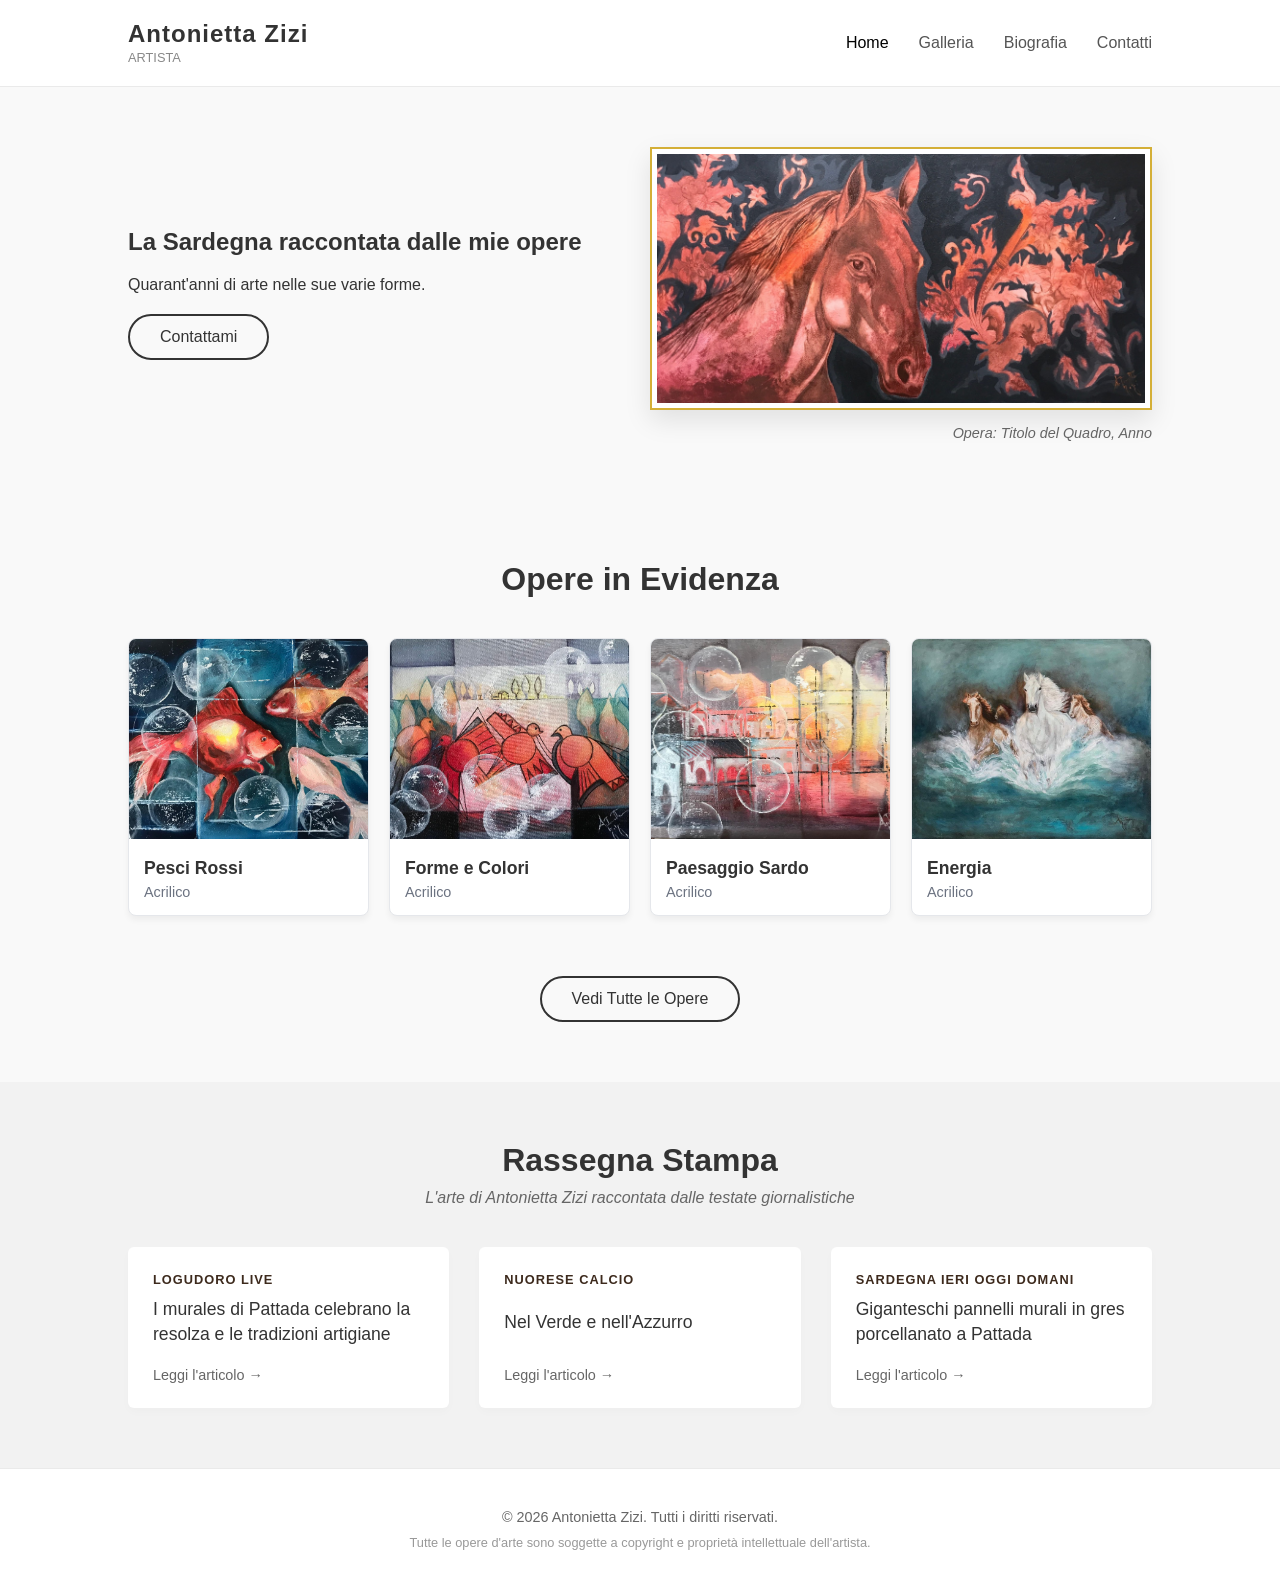
<file: index.html>
<!DOCTYPE html>
<html lang="it">
<head>
    <meta charset="UTF-8">
    <meta name="viewport" content="width=device-width, initial-scale=1.0">
    <title>Antonietta Zizi</title>
    <link rel="stylesheet" href="./style.css">
</head>
<body>
    <header class="navbar">
        <div class="logo">
            <h1>Antonietta Zizi</h1>
            <span class="subtitle">Artista</span> 
        </div>
  
        <nav>
            <ul class="nav-links">
                <li><a href="./index.html" class="active">Home</a></li>
                <li><a href="./gallery.html">Galleria</a></li>
                <li><a href="./biography.html">Biografia</a></li>
                <li><a href="./contacts.html">Contatti</a></li>
            </ul>
        </nav>
    </header>
    
    <div class="hero">
        <div class="hero-left">
            <h2>La Sardegna raccontata dalle mie opere</h2>
            <p>Quarant'anni di arte nelle sue varie forme.</p>
            <!-- Niente più tag <button>, solo un link truccato -->
            <a href="./contacts.html" class="btn-secondary">Contattami</a>
        </div>

       <div class="hero-right">
            <div class="img-container">
                <img class="sardinian_horse" src="./images/sardinian_horse.jpg" alt="Dipinto di Antonietta Zizi raffigurante un cavallo tra decorazioni sarde">
                <span class="zoom-icon">🔍</span>
            </div>
            <p class="img-caption">Opera: Titolo del Quadro, Anno</p>
        </div>
    </div>

    <section class="gallery-section">
    
        <h2>Opere in Evidenza</h2>
    
        <div class="cards-container">
        
            <div class="card">
                <img src="./images/sardinian_fishes.JPG" alt="Dipinto con pesci rossi" class="card-img">
                <div class="card-info">
                    <h3>Pesci Rossi</h3>
                    <p>Acrilico</p>
                </div>
            </div>

            <div class="card">
                <img src="./images/gallinelle.JPG" alt="Dipinto geometrico con uccelli" class="card-img">
                <div class="card-info">
                    <h3>Forme e Colori</h3>
                    <p>Acrilico</p>
                </div>
            </div>

            <div class="card">
                <img src="./images/city_of_dreams_sardinia.JPG" alt="Dipinto paesaggio sardo" class="card-img">
                <div class="card-info">
                    <h3>Paesaggio Sardo</h3>
                    <p>Acrilico</p>
                </div>
            </div>

            <div class="card">
                <img src="./images/water_horses.jpg" alt="Dipinto cavalli nel mare sardo" class="card-img">
                <div class="card-info">
                    <h3>Energia</h3>
                    <p>Acrilico</p>
                </div>
            </div>

        </div>
    </section>
    <div class="gallery-shortcut">
        <a href="./gallery.html" class="btn-secondary">Vedi Tutte le Opere</a>
    </div>

    <section class="press-section">
        <h2>Rassegna Stampa</h2>
        <p class="press-subtitle">L'arte di Antonietta Zizi raccontata dalle testate giornalistiche</p>
    
        <div class="press-container">
        
            <a href="https://www.logudorolive.it/pattada-celebra-la-resolza-e-le-tradizioni-artigiane-locali-con-i-murales-di-antonietta-zizi/" target="_blank" rel="noopener noreferrer" class="press-card">
                <span class="press-source">Logudoro Live</span>
                <h3>I murales di Pattada celebrano la resolza e le tradizioni artigiane</h3>
                <span class="press-link">Leggi l'articolo &rarr;</span>
            </a>

            <a href="https://www.nuoresecalcio.biz/nel-verde-e-nellazzurro/" target="_blank" rel="noopener noreferrer" class="press-card">
                <span class="press-source">Nuorese Calcio</span>
                <h3>Nel Verde e nell'Azzurro</h3>
                <span class="press-link">Leggi l'articolo &rarr;</span>
            </a>

            <a href="https://www.sardegnaierioggidomani.com/arte/pattada-realizzati-dallartista-antonietta-zizi-giganteschi-pannelli-murali-in-gres-porcellanato-per-esaltare-la-distintiva-resolza-e-le-tradizioni-artigiane/" target="_blank" rel="noopener noreferrer" class="press-card">
                <span class="press-source">Sardegna Ieri Oggi Domani</span>
                <h3>Giganteschi pannelli murali in gres porcellanato a Pattada</h3>
                <span class="press-link">Leggi l'articolo &rarr;</span>
            </a>

        </div>
    </section>

    <footer class="site-footer">
        <p>&copy; 2026 Antonietta Zizi. Tutti i diritti riservati.</p>
        <p class="footer-warning">Tutte le opere d'arte sono soggette a copyright e proprietà intellettuale dell'artista.</p>
    </footer>
</body>
</html>
</file>
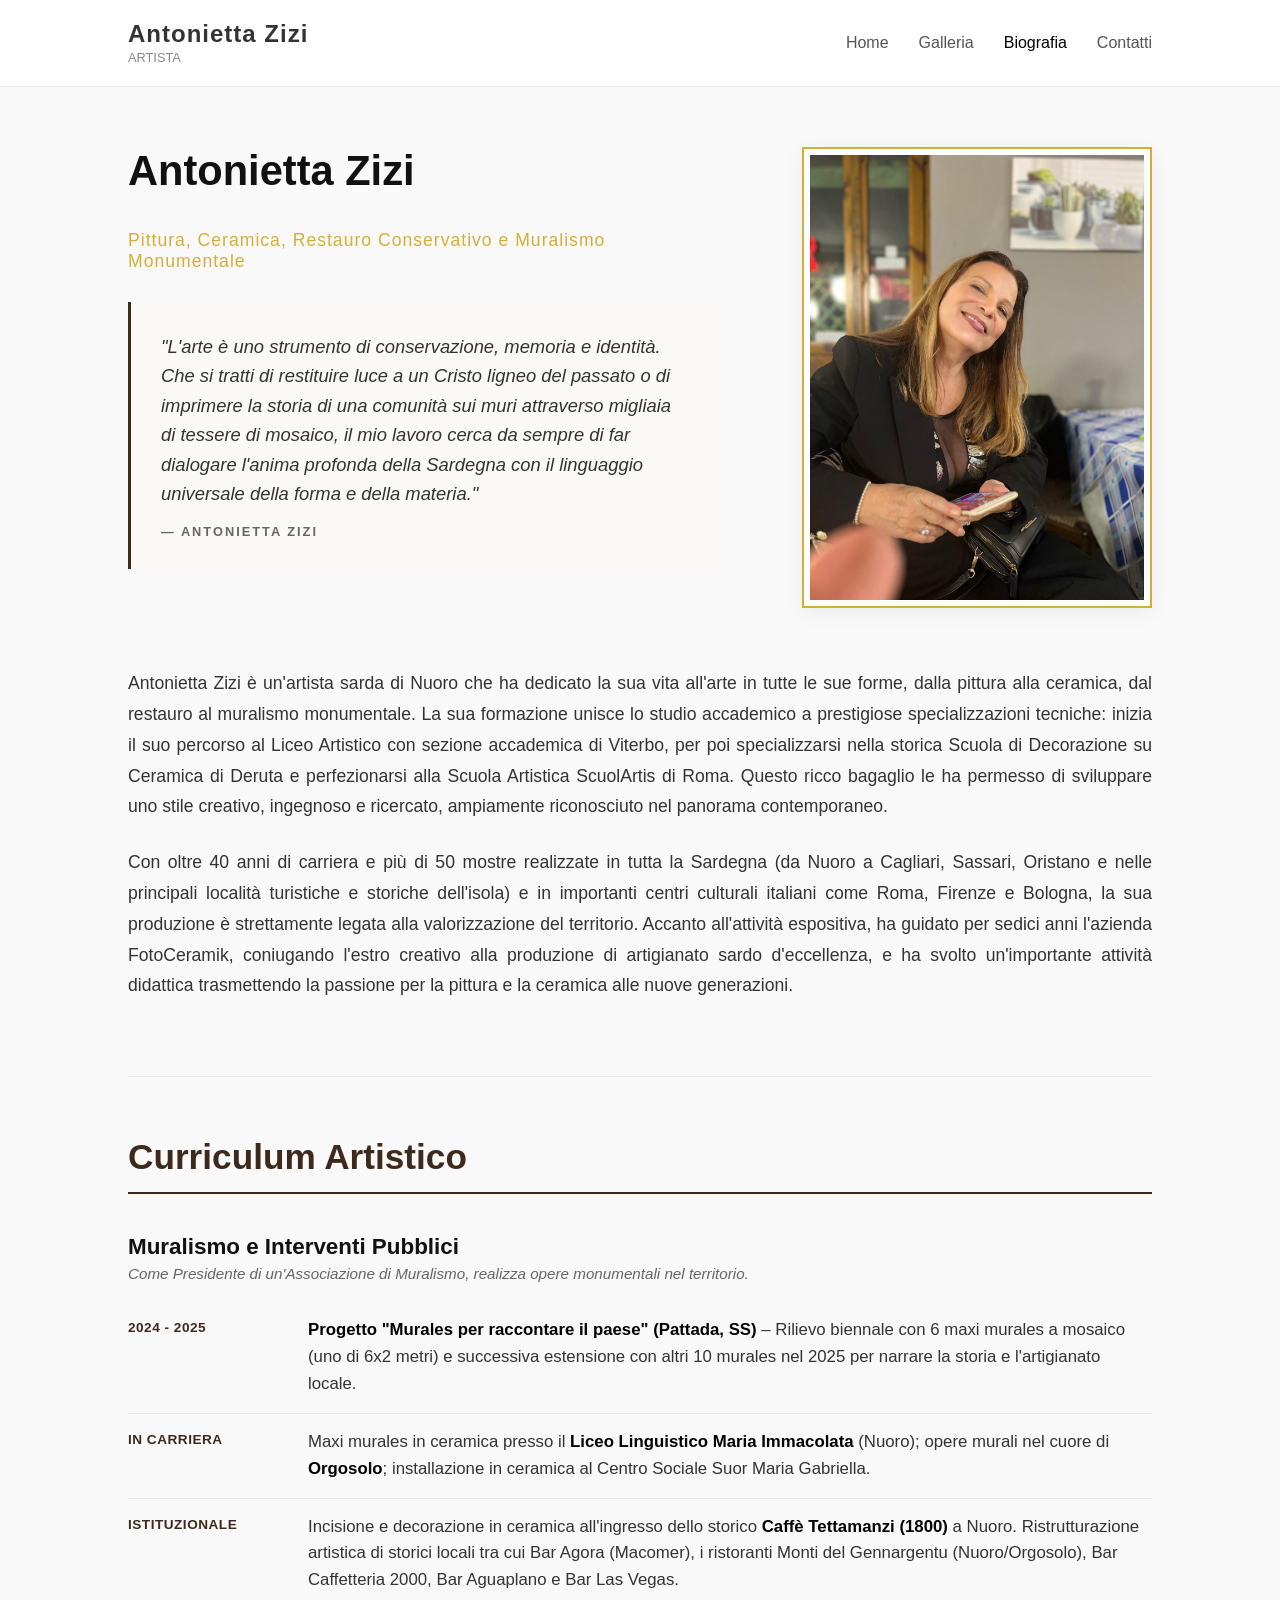
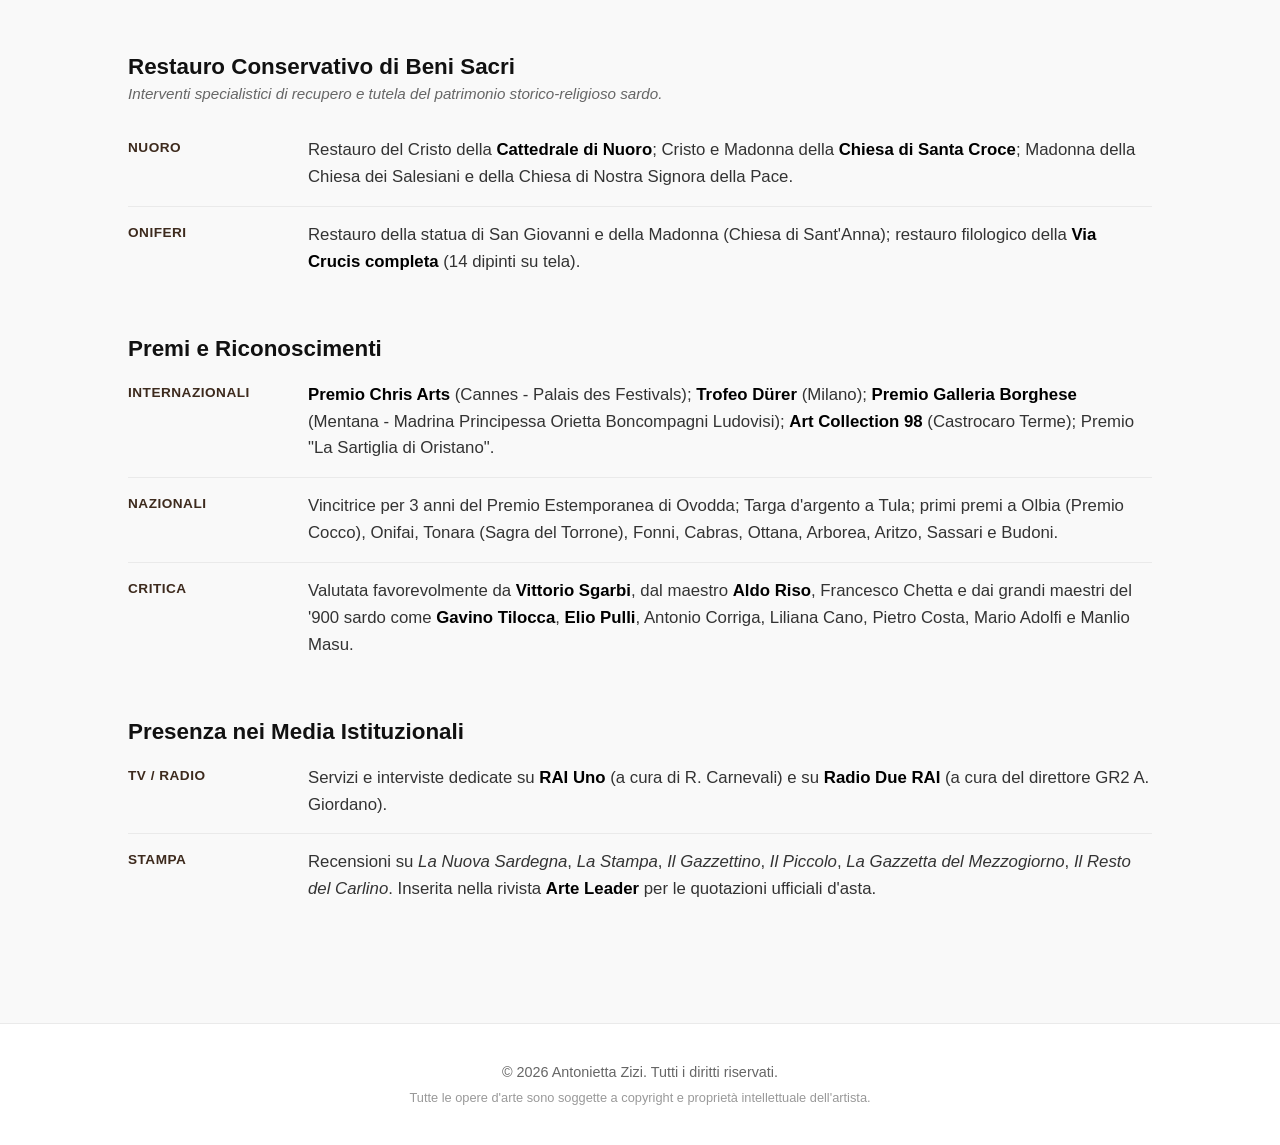
<file: biography.html>
<!DOCTYPE html>
<html lang="it">
<head>
    <meta charset="UTF-8">
    <meta name="viewport" content="width=device-width, initial-scale=1.0">
    <title>Biografia - Antonietta Zizi</title>
    <link rel="stylesheet" href="./style.css">
</head>
<body>
    <header class="navbar">
        <div class="logo">
            <h1>Antonietta Zizi</h1>
            <span class="subtitle">Artista</span> 
        </div>
  
        <nav>
            <ul class="nav-links">
                <li><a href="./index.html">Home</a></li>
                <li><a href="./gallery.html">Galleria</a></li>
                <li><a href="./biography.html" class="active">Biografia</a></li>
                <li><a href="./contacts.html">Contatti</a></li>
            </ul>
        </nav>
    </header>

    <div class="page-container">

        <section class="bio-hero-section">
            <div class="bio-hero-text">
                <h2>Antonietta Zizi</h2>
                <p class="bio-subtitle-lead">Pittura, Ceramica, Restauro Conservativo e Muralismo Monumentale</p>
                
                <div class="hero-statement">
                    <blockquote>
                        "L'arte è uno strumento di conservazione, memoria e identità. Che si tratti di restituire luce a un Cristo ligneo del passato o di imprimere la storia di una comunità sui muri attraverso migliaia di tessere di mosaico, il mio lavoro cerca da sempre di far dialogare l'anima profonda della Sardegna con il linguaggio universale della forma e della materia."
                    </blockquote>
                    <p class="statement-author">— Antonietta Zizi</p>
                </div>
            </div>
            
            <div class="bio-hero-image">
                <div class="img-container">
                    <img src="./images/antoziz.JPG" alt="Ritratto dell'artista Antonietta Zizi">
                </div>
            </div>
        </section>

        <section class="bio-narrative-section">
            <p class="bio-paragraph">
                Antonietta Zizi è un'artista sarda di Nuoro che ha dedicato la sua vita all'arte in tutte le sue forme, dalla pittura alla ceramica, dal restauro al muralismo monumentale. La sua formazione unisce lo studio accademico a prestigiose specializzazioni tecniche: inizia il suo percorso al Liceo Artistico con sezione accademica di Viterbo, per poi specializzarsi nella storica Scuola di Decorazione su Ceramica di Deruta e perfezionarsi alla Scuola Artistica ScuolArtis di Roma. Questo ricco bagaglio le ha permesso di sviluppare uno stile creativo, ingegnoso e ricercato, ampiamente riconosciuto nel panorama contemporaneo.
            </p>
            <p class="bio-paragraph">
                Con oltre 40 anni di carriera e più di 50 mostre realizzate in tutta la Sardegna (da Nuoro a Cagliari, Sassari, Oristano e nelle principali località turistiche e storiche dell'isola) e in importanti centri culturali italiani come Roma, Firenze e Bologna, la sua produzione è strettamente legata alla valorizzazione del territorio. Accanto all'attività espositiva, ha guidato per sedici anni l'azienda FotoCeramik, coniugando l'estro creativo alla produzione di artigianato sardo d'eccellenza, e ha svolto un'importante attività didattica trasmettendo la passione per la pittura e la ceramica alle nuove generazioni.
            </p>
        </section>

        <section class="cv-section">
            <h2>Curriculum Artistico</h2>
            
            <div class="cv-category">
                <h3>Muralismo e Interventi Pubblici</h3>
                <p class="cv-subtitle">Come Presidente di un'Associazione di Muralismo, realizza opere monumentali nel territorio.</p>
                <ul class="cv-list">
                    <li>
                        <span class="cv-date">2024 - 2025</span>
                        <span class="cv-detail"><strong>Progetto "Murales per raccontare il paese" (Pattada, SS)</strong> – Rilievo biennale con 6 maxi murales a mosaico (uno di 6x2 metri) e successiva estensione con altri 10 murales nel 2025 per narrare la storia e l'artigianato locale.</span>
                    </li>
                    <li>
                        <span class="cv-date">In carriera</span>
                        <span class="cv-detail">Maxi murales in ceramica presso il <strong>Liceo Linguistico Maria Immacolata</strong> (Nuoro); opere murali nel cuore di <strong>Orgosolo</strong>; installazione in ceramica al Centro Sociale Suor Maria Gabriella.</span>
                    </li>
                    <li>
                        <span class="cv-date">Istituzionale</span>
                        <span class="cv-detail">Incisione e decorazione in ceramica all'ingresso dello storico <strong>Caffè Tettamanzi (1800)</strong> a Nuoro. Ristrutturazione artistica di storici locali tra cui Bar Agora (Macomer), i ristoranti Monti del Gennargentu (Nuoro/Orgosolo), Bar Caffetteria 2000, Bar Aguaplano e Bar Las Vegas.</span>
                    </li>
                </ul>
            </div>

            <div class="cv-category">
                <h3>Restauro Conservativo di Beni Sacri</h3>
                <p class="cv-subtitle">Interventi specialistici di recupero e tutela del patrimonio storico-religioso sardo.</p>
                <ul class="cv-list">
                    <li>
                        <span class="cv-date">Nuoro</span>
                        <span class="cv-detail">Restauro del Cristo della <strong>Cattedrale di Nuoro</strong>; Cristo e Madonna della <strong>Chiesa di Santa Croce</strong>; Madonna della Chiesa dei Salesiani e della Chiesa di Nostra Signora della Pace.</span>
                    </li>
                    <li>
                        <span class="cv-date">Oniferi</span>
                        <span class="cv-detail">Restauro della statua di San Giovanni e della Madonna (Chiesa di Sant'Anna); restauro filologico della <strong>Via Crucis completa</strong> (14 dipinti su tela).</span>
                    </li>
                </ul>
            </div>

            <div class="cv-category">
                <h3>Premi e Riconoscimenti</h3>
                <ul class="cv-list">
                    <li>
                        <span class="cv-date">Internazionali</span>
                        <span class="cv-detail"><strong>Premio Chris Arts</strong> (Cannes - Palais des Festivals); <strong>Trofeo Dürer</strong> (Milano); <strong>Premio Galleria Borghese</strong> (Mentana - Madrina Principessa Orietta Boncompagni Ludovisi); <strong>Art Collection 98</strong> (Castrocaro Terme); Premio "La Sartiglia di Oristano".</span>
                    </li>
                    <li>
                        <span class="cv-date">Nazionali</span>
                        <span class="cv-detail">Vincitrice per 3 anni del Premio Estemporanea di Ovodda; Targa d'argento a Tula; primi premi a Olbia (Premio Cocco), Onifai, Tonara (Sagra del Torrone), Fonni, Cabras, Ottana, Arborea, Aritzo, Sassari e Budoni.</span>
                    </li>
                    <li>
                        <span class="cv-date">Critica</span>
                        <span class="cv-detail">Valutata favorevolmente da <strong>Vittorio Sgarbi</strong>, dal maestro <strong>Aldo Riso</strong>, Francesco Chetta e dai grandi maestri del '900 sardo come <strong>Gavino Tilocca</strong>, <strong>Elio Pulli</strong>, Antonio Corriga, Liliana Cano, Pietro Costa, Mario Adolfi e Manlio Masu.</span>
                    </li>
                </ul>
            </div>

            <div class="cv-category">
                <h3>Presenza nei Media Istituzionali</h3>
                <ul class="cv-list">
                    <li>
                        <span class="cv-date">TV / Radio</span>
                        <span class="cv-detail">Servizi e interviste dedicate su <strong>RAI Uno</strong> (a cura di R. Carnevali) e su <strong>Radio Due RAI</strong> (a cura del direttore GR2 A. Giordano).</span>
                    </li>
                    <li>
                        <span class="cv-date">Stampa</span>
                        <span class="cv-detail">Recensioni su <em>La Nuova Sardegna</em>, <em>La Stampa</em>, <em>Il Gazzettino</em>, <em>Il Piccolo</em>, <em>La Gazzetta del Mezzogiorno</em>, <em>Il Resto del Carlino</em>. Inserita nella rivista <strong>Arte Leader</strong> per le quotazioni ufficiali d'asta.</span>
                    </li>
                </ul>
            </div>
        </section>

    </div>

    <footer class="site-footer">
        <p>&copy; 2026 Antonietta Zizi. Tutti i diritti riservati.</p>
        <p class="footer-warning">Tutte le opere d'arte sono soggette a copyright e proprietà intellettuale dell'artista.</p>
    </footer>
</body>
</html>
</file>
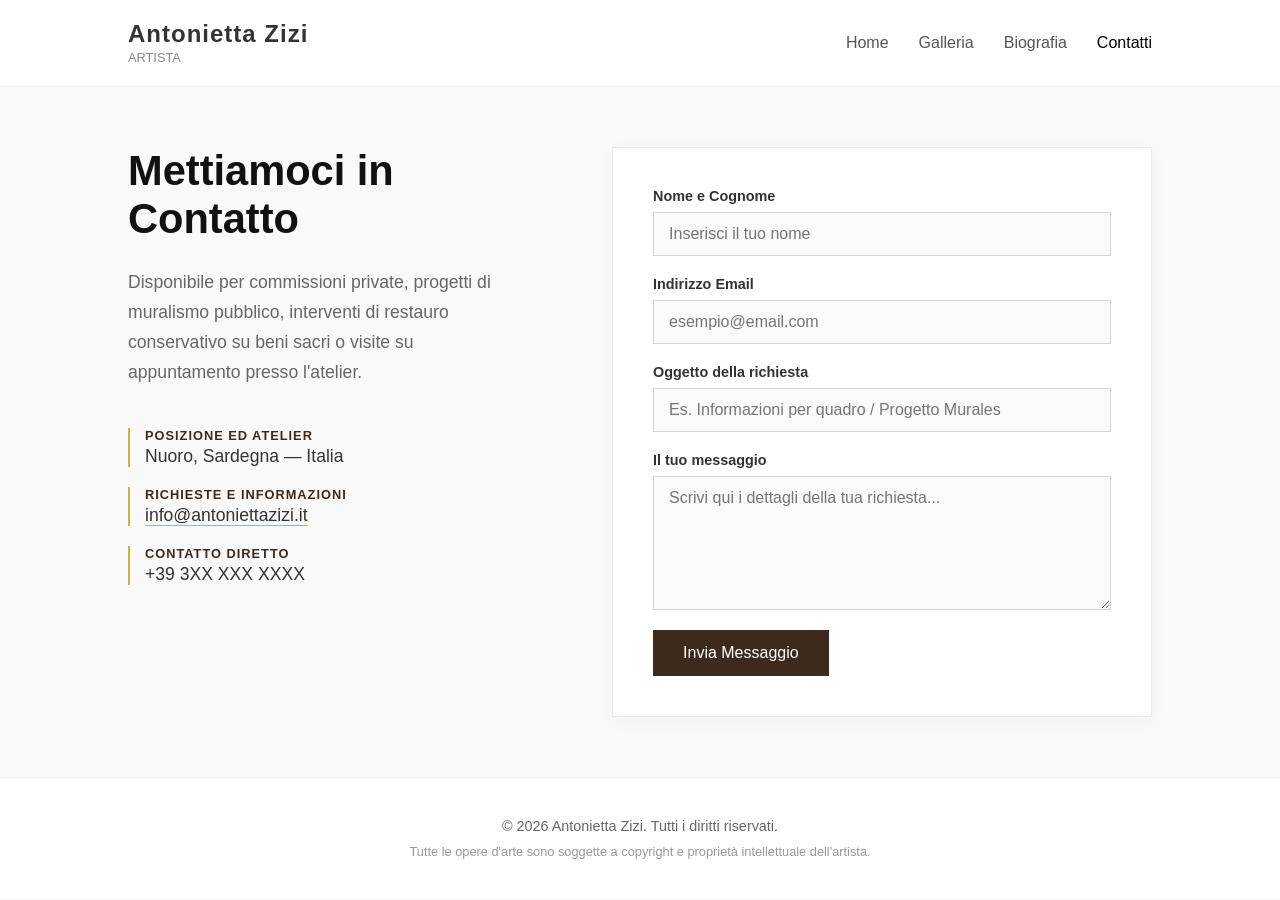
<file: contacts.html>
<!DOCTYPE html>
<html lang="it">
<head>
    <meta charset="UTF-8">
    <meta name="viewport" content="width=device-width, initial-scale=1.0">
    <title>Contatti - Antonietta Zizi</title>
    <link rel="stylesheet" href="./style.css">
</head>
<body>
    <header class="navbar">
        <div class="logo">
            <h1>Antonietta Zizi</h1>
            <span class="subtitle">Artista</span> 
        </div>
  
        <nav>
            <ul class="nav-links">
                <li><a href="./index.html">Home</a></li>
                <li><a href="./gallery.html">Galleria</a></li>
                <li><a href="./biography.html">Biografia</a></li>
                <li><a href="./contacts.html" class="active">Contatti</a></li>
            </ul>
        </nav>
    </header>

    <div class="page-container">
        
        <section class="contacts-wrapper">
            
            <div class="contacts-info">
                <h2>Mettiamoci in Contatto</h2>
                <p class="contacts-lead">
                    Disponibile per commissioni private, progetti di muralismo pubblico, interventi di restauro conservativo su beni sacri o visite su appuntamento presso l'atelier.
                </p>
                
                <div class="info-blocks-container">
                    <div class="info-block">
                        <span class="info-label">Posizione ed Atelier</span>
                        <p class="info-value">Nuoro, Sardegna — Italia</p>
                    </div>
                    
                    <div class="info-block">
                        <span class="info-label">Richieste e Informazioni</span>
                        <p class="info-value"><a href="mailto:info@antoniettazizi.it">info@antoniettazizi.it</a></p>
                    </div>
                    
                    <div class="info-block">
                        <span class="info-label">Contatto Diretto</span>
                        <p class="info-value">+39 3XX XXX XXXX</p> 
                    </div>
                </div>
            </div>
            
            <div class="contacts-form-box">
                <form action="#" method="POST" class="art-form">
                    <div class="form-group">
                        <label for="name">Nome e Cognome</label>
                        <input type="text" id="name" name="name" placeholder="Inserisci il tuo nome" required>
                    </div>
                    
                    <div class="form-group">
                        <label for="email">Indirizzo Email</label>
                        <input type="email" id="email" name="email" placeholder="esempio@email.com" required>
                    </div>

                    <div class="form-group">
                        <label for="subject">Oggetto della richiesta</label>
                        <input type="text" id="subject" name="subject" placeholder="Es. Informazioni per quadro / Progetto Murales">
                    </div>
                    
                    <div class="form-group">
                        <label for="message">Il tuo messaggio</label>
                        <textarea id="message" name="message" rows="6" placeholder="Scrivi qui i dettagli della tua richiesta..." required></textarea>
                    </div>
                    
                    <button type="submit" class="btn-submit">Invia Messaggio</button>
                </form>
            </div>

        </section>

    </div>

    <footer class="site-footer">
        <p>&copy; 2026 Antonietta Zizi. Tutti i diritti riservati.</p>
        <p class="footer-warning">Tutte le opere d'arte sono soggette a copyright e proprietà intellettuale dell'artista.</p>
    </footer>
</body>
</html>
</file>
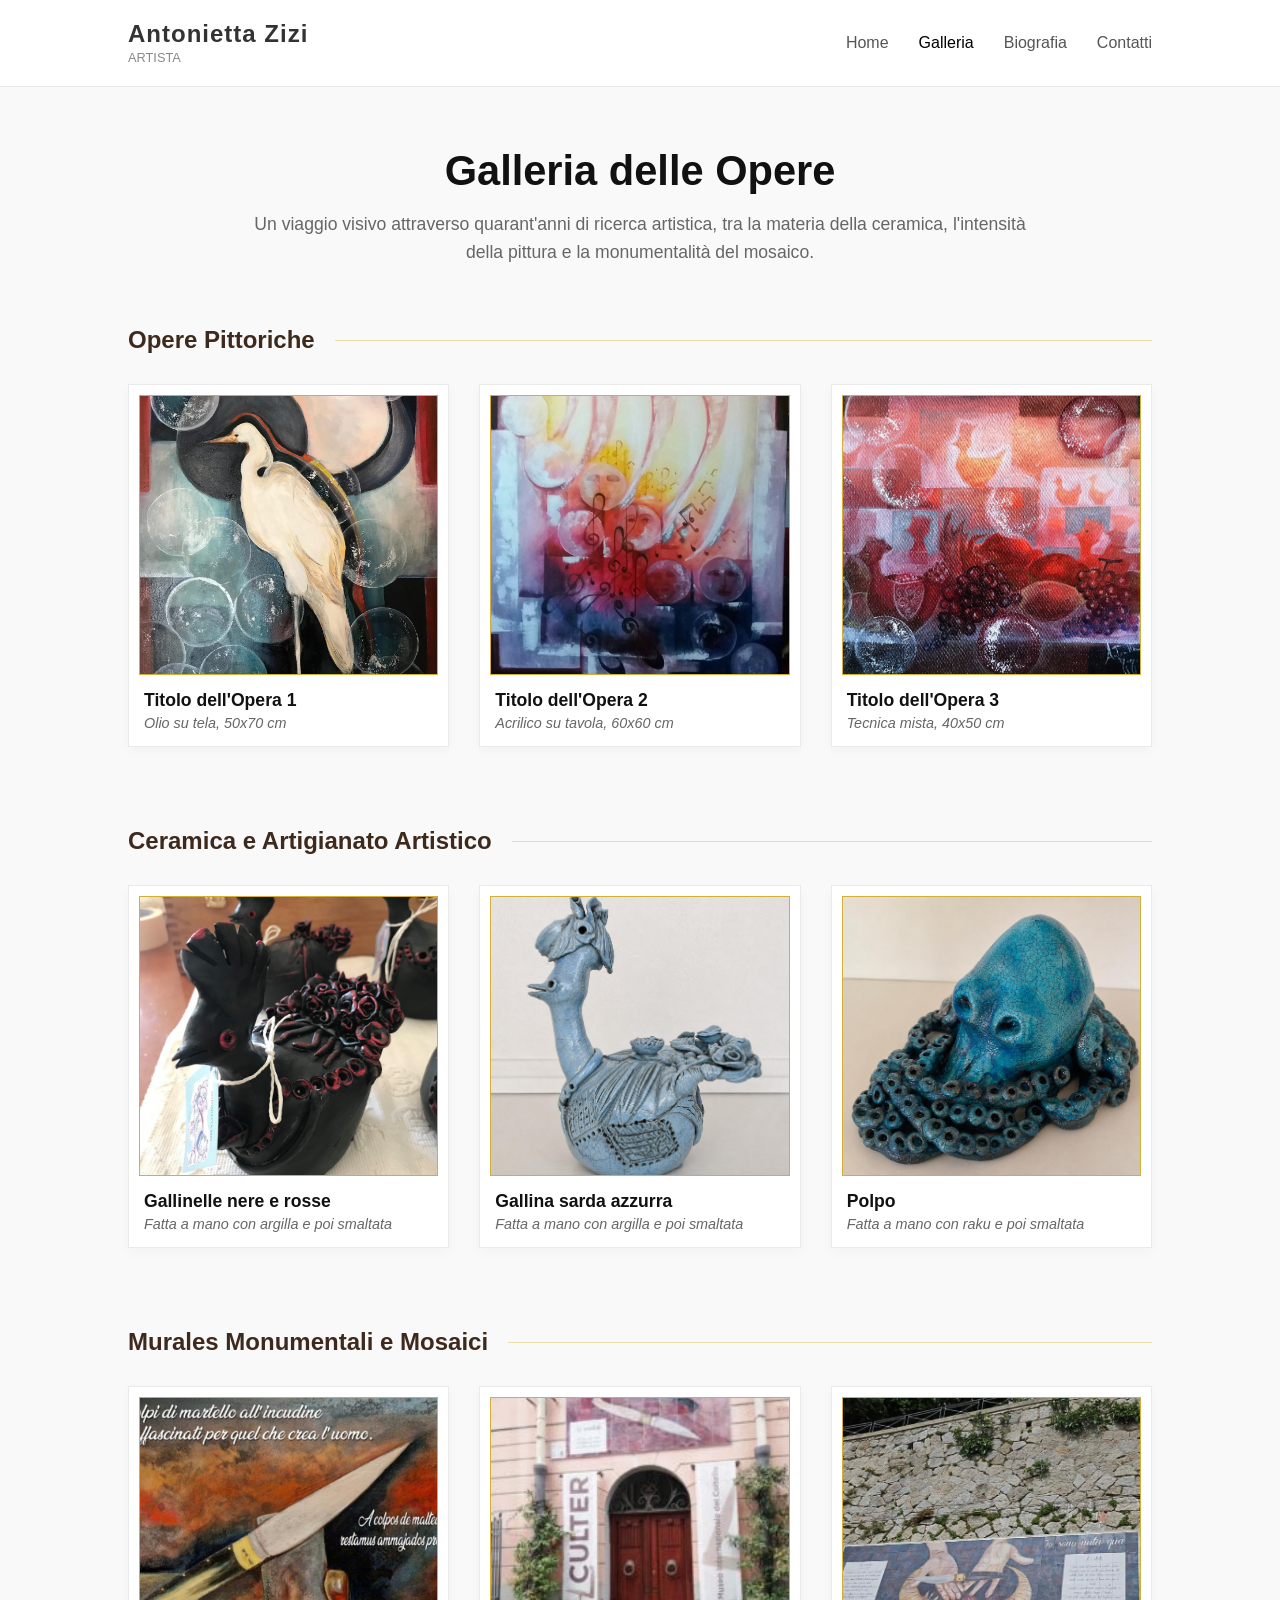
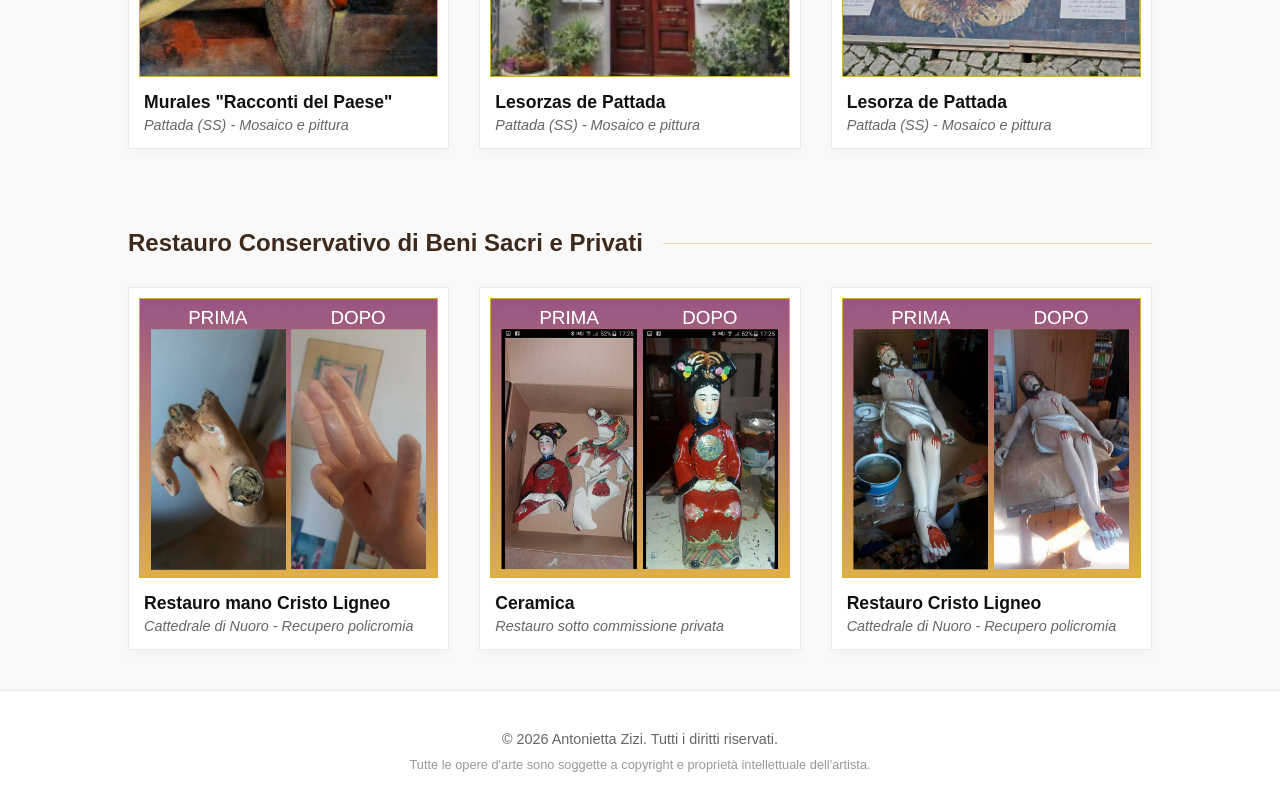
<file: gallery.html>
<!DOCTYPE html>
<html lang="it">
<head>
    <meta charset="UTF-8">
    <meta name="viewport" content="width=device-width, initial-scale=1.0">
    <title>Galleria Opere - Antonietta Zizi</title>
    <link rel="stylesheet" href="./style.css">
</head>
<body>
    <header class="navbar">
        <div class="logo">
            <h1>Antonietta Zizi</h1>
            <span class="subtitle">Artista</span> 
        </div>
  
        <nav>
            <ul class="nav-links">
                <li><a href="./index.html">Home</a></li>
                <li><a href="./gallery.html" class="active">Galleria</a></li>
                <li><a href="./biography.html">Biografia</a></li>
                <li><a href="./contacts.html">Contatti</a></li>
            </ul>
        </nav>
    </header>

    <!-- Contenitore globale allineato al 10% come il resto del sito -->
    <div class="page-container">
        
        <section class="gallery-intro">
            <h2>Galleria delle Opere</h2>
            <p class="gallery-lead">Un viaggio visivo attraverso quarant'anni di ricerca artistica, tra la materia della ceramica, l'intensità della pittura e la monumentalità del mosaico.</p>
        </section>

        <!-- ==========================================================================
           CATEGORIA 1: PITTURA
           ========================================================================== -->
        <section class="gallery-category-block">
            <div class="category-header">
                <h3>Opere Pittoriche</h3>
                <span class="category-line"></span>
            </div>
            
            <div class="gallery-grid">
                <!-- Opera 1 -->
                <div class="gallery-item">
                    <div class="art-img-box">
                        <img src="./images/quadri/34.JPG" alt="Titolo Opera Pittura 1">
                        <div class="art-overlay">
                            <span class="art-zoom-text">Vedi Dettaglio</span>
                        </div>
                    </div>
                    <div class="art-details">
                        <h4>Titolo dell'Opera 1</h4>
                        <p class="art-meta">Olio su tela, 50x70 cm</p>
                    </div>
                </div>

                <!-- Opera 2 -->
                <div class="gallery-item">
                    <div class="art-img-box">
                        <img src="./images/quadri/81.jpg" alt="Titolo Opera Pittura 2">
                        <div class="art-overlay">
                            <span class="art-zoom-text">Vedi Dettaglio</span>
                        </div>
                    </div>
                    <div class="art-details">
                        <h4>Titolo dell'Opera 2</h4>
                        <p class="art-meta">Acrilico su tavola, 60x60 cm</p>
                    </div>
                </div>

                <!-- Opera 3 -->
                <div class="gallery-item">
                    <div class="art-img-box">
                        <img src="./images/quadri/83.jpg" alt="Titolo Opera Pittura 3">
                        <div class="art-overlay">
                            <span class="art-zoom-text">Vedi Dettaglio</span>
                        </div>
                    </div>
                    <div class="art-details">
                        <h4>Titolo dell'Opera 3</h4>
                        <p class="art-meta">Tecnica mista, 40x50 cm</p>
                    </div>
                </div>
            </div>
        </section>

        <!-- ==========================================================================
           CATEGORIA 2: CERAMICA d'ARTE
           ========================================================================== -->
        <section class="gallery-category-block">
            <div class="category-header">
                <h3>Ceramica e Artigianato Artistico</h3>
                <span class="category-line"></span>
            </div>
            
            <div class="gallery-grid">
                <!-- Opera 4 -->
                <div class="gallery-item">
                    <div class="art-img-box">
                        <img src="./images/ceramiche/41.jpg" alt="Titolo Opera Ceramica 1">
                        <div class="art-overlay">
                            <span class="art-zoom-text">Vedi Dettaglio</span>
                        </div>
                    </div>
                    <div class="art-details">
                        <h4>Gallinelle nere e rosse</h4>
                        <p class="art-meta">Fatta a mano con argilla e poi smaltata</p>
                    </div>
                </div>

                <!-- Opera 5 -->
                <div class="gallery-item">
                    <div class="art-img-box">
                        <img src="./images/ceramiche/5.JPG" alt="Titolo Opera Ceramica 2">
                        <div class="art-overlay">
                            <span class="art-zoom-text">Vedi Dettaglio</span>
                        </div>
                    </div>
                    <div class="art-details">
                        <h4>Gallina sarda azzurra</h4>
                        <p class="art-meta">Fatta a mano con argilla e poi smaltata</p>
                    </div>
                </div>

                <!-- Opera 6 -->
                <div class="gallery-item">
                    <div class="art-img-box">
                        <img src="./images/ceramiche/33.JPG" alt="Titolo Opera Ceramica 3">
                        <div class="art-overlay">
                            <span class="art-zoom-text">Vedi Dettaglio</span>
                        </div>
                    </div>
                    <div class="art-details">
                        <h4>Polpo</h4>
                        <p class="art-meta">Fatta a mano con raku e poi smaltata</p>
                    </div>
                </div>
            </div>
        </section>

        <!-- ==========================================================================
           CATEGORIA 3: MURALISMO E MOSAICI
           ========================================================================== -->
        <section class="gallery-category-block">
            <div class="category-header">
                <h3>Murales Monumentali e Mosaici</h3>
                <span class="category-line"></span>
            </div>
            
            <div class="gallery-grid">
                <!-- Opera 7 -->
                <div class="gallery-item">
                    <div class="art-img-box">
                        <img src="./images/mosaici/22.JPG" alt="Murales Pattada">
                        <div class="art-overlay">
                            <span class="art-zoom-text">Vedi Dettaglio</span>
                        </div>
                    </div>
                    <div class="art-details">
                        <h4>Murales "Racconti del Paese"</h4>
                        <p class="art-meta">Pattada (SS) - Mosaico e pittura</p>
                    </div>
                </div>

                <!-- Opera 8 -->
                <div class="gallery-item">
                    <div class="art-img-box">
                        <img src="./images/mosaici/86.jpg" alt="Murales Orgosolo">
                        <div class="art-overlay">
                            <span class="art-zoom-text">Vedi Dettaglio</span>
                        </div>
                    </div>
                    <div class="art-details">
                        <h4>Lesorzas de Pattada</h4>
                        <p class="art-meta">Pattada (SS) - Mosaico e pittura</p>
                    </div>
                </div>

                <!-- Opera 9 -->
                <div class="gallery-item">
                    <div class="art-img-box">
                        <img src="./images/mosaici/87.jpg" alt="Caffè Tettamanzi">
                        <div class="art-overlay">
                            <span class="art-zoom-text">Vedi Dettaglio</span>
                        </div>
                    </div>
                    <div class="art-details">
                        <h4>Lesorza de Pattada</h4>
                        <p class="art-meta">Pattada (SS) - Mosaico e pittura</p>
                    </div>
                </div>
            </div>
        </section>
        <section class="gallery-category-block">
            <div class="category-header">
                <h3>Restauro Conservativo di Beni Sacri e Privati</h3>
                <span class="category-line"></span>
            </div>
            
            <div class="gallery-grid">
                <div class="gallery-item">
                    <div class="art-img-box">
                        <img src="./images/restauro/Confronto_prima_e_dopo_affiancato.png" alt="Restauro Statua Cattedrale">
                        <div class="art-overlay">
                            <span class="art-zoom-text">Vedi Dettaglio</span>
                        </div>
                    </div>
                    <div class="art-details">
                        <h4>Restauro mano Cristo Ligneo</h4>
                        <p class="art-meta">Cattedrale di Nuoro - Recupero policromia</p>
                    </div>
                </div>

                <div class="gallery-item">
                    <div class="art-img-box">
                        <img src="./images/restauro/Confronto_prima_e_dopo_affiancato2.png" alt="Restauro Via Crucis">
                        <div class="art-overlay">
                            <span class="art-zoom-text">Vedi Dettaglio</span>
                        </div>
                    </div>
                    <div class="art-details">
                        <h4>Ceramica</h4>
                        <p class="art-meta">Restauro sotto commissione privata</p>
                    </div>
                </div>

                <div class="gallery-item">
                    <div class="art-img-box">
                        <img src="./images/restauro/Confronto_prima_e_dopo_affiancato3.png" alt="Restauro Madonna Santa Croce">
                        <div class="art-overlay">
                            <span class="art-zoom-text">Vedi Dettaglio</span>
                        </div>
                    </div>
                    <div class="art-details">
                        <h4>Restauro Cristo Ligneo</h4>
                        <p class="art-meta">Cattedrale di Nuoro - Recupero policromia</p>
                    </div>
                </div>
            </div>
        </section>
    </div>

    <footer class="site-footer">
        <p>&copy; 2026 Antonietta Zizi. Tutti i diritti riservati.</p>
        <p class="footer-warning">Tutte le opere d'arte sono soggette a copyright e proprietà intellettuale dell'artista.</p>
    </footer>
</body>
</html>
</file>
<file: style.css>
/* Reset base */
* {
  margin: 0;
  padding: 0;
  box-sizing: border-box;
}

body {
  font-family: sans-serif; /* Mantenuto il font originale di sistema */
  background-color: #f9f9f9; /* Sfondo leggermente off-white, molto pulito */
  color: #333333;
}

/* Struttura Navbar */
.navbar {
  display: flex;
  justify-content: space-between;
  align-items: center;
  padding: 20px 10%; /* 10% di spazio ai lati per non far attaccare il testo ai bordi dello schermo */
  background-color: #ffffff;
  border-bottom: 1px solid #eaeaea; /* Una linea sottile ed elegante sotto la nav */
}

.logo h1 {
  font-size: 1.5rem;
  font-weight: 600;
  letter-spacing: 1px;
}

.logo .subtitle {
  font-size: 0.8rem;
  color: #888888;
  text-transform: uppercase;
}

/* Link di navigazione */
.nav-links {
  display: flex;
  list-style: none;
  gap: 30px; /* Spazio fisso tra un link e l'altro */
}

.nav-links a {
  text-decoration: none;
  color: #555555;
  font-weight: 500;
  transition: color 0.3s ease;
}

/* Effetto quando passi sopra con il mouse o se la pagina è attiva */
.nav-links a:hover,
.nav-links a.active {
  color: #000000; /* Il testo diventa nero pieno */
}

/* Sezione Hero principale */
.hero {
  display: flex;
  justify-content: space-between;
  align-items: center;
  padding: 60px 10%;
  gap: 20px;
}

.hero-left {
  flex: 1;
  display: flex;
  flex-direction: column;   /* Dispone gli elementi in verticale (titolo, poi testo, poi bottone) */
  justify-content: center;  /* Centra verticalmente tutto il blocco rispetto all'immagine di destra */
  gap: 20px;                /* Gestisce lo spazio tra gli elementi in modo perfetto */
}

.hero-left, .hero-right {
  flex: 1;
}

.hero-right {
  display: flex;
  flex-direction: column;   /* Mette quadro e didascalia uno sotto l'altro */
  align-items: flex-end;    /* Spinge entrambi gli elementi verso il bordo destro della pagina */
}

/* Fallback grafico per la fase di sviluppo wireframe */
.image-placeholder {
  width: 100%;
  height: 400px; /* Un'altezza fissa per ora, così lo vedi bene */
  background-color: #e0e0e0; /* Un grigio neutro da wireframe */
  border-radius: 4px; /* Un pizzico di smussatura agli angoli che fa sempre figura */
  margin-bottom: 10px; /* Stacca l'immagine dalla didascalia sotto */
}

/* Questo serve solo a tenere il bottone della Hero allineato a sinistra */
.hero-left .btn-secondary {
  align-self: flex-start;
}

.img-caption {
  font-style: italic;
  color: #666666;
  font-size: 0.9rem;
  margin-top: 15px; /* Crea un elegante stacco tra la cornice e il testo dell'opera */
}

.sardinian_horse {
  width: 100%;        /* Prende tutta la larghezza della sua scatola genitore */
  max-width: 550px;   /* Ma non supera mai i 550px per non diventare gigante */
  height: auto;       /* Mantiene le proporzioni perfette */
  display: block;     /* Evita piccoli spazi vuoti fastidiosi sotto l'immagine */
  
  /* L'effetto cornice dorata (Bordo + Spazio Bianco + Ombra) */
  border: 2px solid #d4af37;   /* Linea color oro */
  padding: 5px;                /* Effetto passpartout bianco */
  background-color: #ffffff;   /* Sfondo del passpartout */
  box-shadow: 0 10px 25px rgba(0, 0, 0, 0.1); /* Ombra morbida sotto il quadro */
}

/* --- EFFETTO LENTE D'INGRANDIMENTO --- */

/* La scatola che fa da ancora per la lente */
.img-container {
  position: relative;
  display: inline-block; /* Si stringe attorno alla foto */
}

/* Stile della lente (inizialmente nascosta) */
.zoom-icon {
  position: absolute;
  bottom: 20px;  /* Distanza dal fondo interna alla cornice */
  right: 20px;   /* Distanza dal bordo destro interna alla cornice */
  background-color: rgba(0, 0, 0, 0.6); /* Sfondo scuro semitrasparente */
  color: #ffffff;
  padding: 8px 10px;
  border-radius: 50%; /* Diventa un cerchio perfetto */
  font-size: 1.1rem;
  cursor: pointer;
  opacity: 0; /* Invisibile all'inizio */
  transition: opacity 0.3s ease; /* Transizione fluida */
}

/* Quando passi il mouse sulla foto, fai apparire la lente */
.img-container:hover .zoom-icon {
  opacity: 1;
}

/* Stile della sezione galleria */
.gallery-section {
  padding: 60px 10%;
  text-align: center; /* Centra il titolo "Opere in Evidenza" */
}

.gallery-section h2 {
  font-size: 2rem;
  margin-bottom: 40px; /* Spazio tra il titolo e le card sotto */
}

/* Il motore Flexbox: mette le card in riga */
.cards-container {
  display: flex;
  justify-content: space-between; /* Distribuisce le card lungo tutta la larghezza */
  gap: 20px; /* Crea uno spazio fisso di 20px tra una card e l'altra */
}

/* Stile della singola card (la scatola bianca) */
.card {
  flex: 1; /* Dice alle card di dividersi lo spazio in parti perfettamente uguali */
  background-color: #ffffff;
  border: 1px solid #e5e7eb; /* Un bordino leggerissimo grigio */
  border-radius: 8px;
  overflow: hidden; /* Taglia l'immagine se esce dai bordi arrotondati della card */
  box-shadow: 0 4px 6px rgba(0, 0, 0, 0.05); /* Un'ombreggiatura sfumata stupenda */
}

/* Diamo la stessa forma a tutte le immagini delle card */
.card-img {
  width: 100%;
  height: 200px; /* Forza tutte le immagini ad avere la stessa altezza */
  object-fit: cover; /* TRUCCO: Ritaglia l'immagine proporzionalmente senza schiacciarla */
}

/* Lo spazio per il testo dentro la card */
.card-info {
  padding: 15px;
  text-align: left; /* Allinea il titolo del quadro a sinistra */
}

.card-info h3 {
  font-size: 1.1rem;
  margin-bottom: 5px;
}

.card-info p {
  color: #6b7280; /* Grigio più scuro e delicato per la tecnica */
  font-size: 0.9rem;
}

/* Contenitore per centrare il bottone sotto le card */
.gallery-shortcut {
  text-align: center;
  padding-bottom: 60px; /* Crea spazio prima del footer */
}

/* Stile del secondo bottone (elegante, sfondo trasparente con bordo) */
.btn-secondary {
  display: inline-block;
  padding: 12px 30px;
  border: 2px solid #333333;
  color: #333333;
  text-decoration: none;
  font-weight: 500;
  border-radius: 25px;
  transition: all 0.3s ease;
}

/* Effetto quando passi il mouse sul bottone */
.btn-secondary:hover {
  background-color: #333333;
  color: #ffffff; /* Inverte i colori */
}

/* Stile della sezione stampa */
.press-section {
  background-color: #f2f2f2; /* Uno sfondo grigio leggermente più scuro per staccarla dalle altre sezioni */
  padding: 60px 10%;
  text-align: center;
}

.press-section h2 {
  font-size: 2rem;
  margin-bottom: 10px;
}

.press-subtitle {
  color: #666666;
  font-style: italic;
  margin-bottom: 40px;
}

/* Contenitore Flexbox per i tre articoli */
.press-container {
  display: flex;
  justify-content: space-between;
  gap: 30px;
}

/* La singola card del giornale (che è un link intero) */
.press-card {
  flex: 1;
  background-color: #ffffff;
  padding: 25px;
  border-radius: 6px;
  text-decoration: none; /* Toglie la sottolineatura dei link */
  color: #333333;
  text-align: left;
  display: flex;
  flex-direction: column;
  justify-content: space-between;
  box-shadow: 0 4px 10px rgba(0, 0, 0, 0.02);
  transition: transform 0.3s ease, box-shadow 0.3s ease;
}

/* Effetto movimento quando ci passi sopra col mouse */
.press-card:hover {
  transform: translateY(-5px); /* La card si solleva leggermente */
  box-shadow: 0 10px 20px rgba(0, 0, 0, 0.05); /* L'ombra diventa più profonda */
}

/* Nome del giornale in alto */
.press-source {
  font-size: 0.8rem;
  text-transform: uppercase;
  letter-spacing: 1px;
  color: #3d2a1d; /* Inserito marrone testa di moro al posto del blu */
  font-weight: 600;
  margin-bottom: 10px;
}

/* Titolo dell'articolo */
.press-card h3 {
  font-size: 1.1rem;
  font-weight: 500;
  line-height: 1.4;
  margin-bottom: 20px;
}

/* Scritta "Leggi l'articolo" in fondo */
.press-link {
  font-size: 0.9rem;
  color: #666666;
  font-weight: 500;
}

.press-card:hover .press-link {
  color: #000000; /* Diventa nero quando passi il mouse sulla card */
}

/* Stile del Footer */
.site-footer {
  background-color: #ffffff;
  border-top: 1px solid #eaeaea;
  padding: 40px 10%; /* Stesso allineamento laterale del resto del sito */
  text-align: center;
}

.site-footer p {
  font-size: 0.9rem;
  color: #666666;
}

.footer-warning {
  font-size: 0.8rem !important;
  color: #999999 !important;
  margin-top: 10px;
}

/* ==========================================================================
   PAGINA BIOGRAFIA - LAYOUT (Larghezza Home + Foto Bloccata)
   ========================================================================== */

/* Wrapper Zoom-Safety per impedire la dispersione dei testi su grandi schermi */
.page-container {
  width: 100%;
  max-width: 100%;          /* Si allarga al 100% dello schermo come la Home */
  margin: 0 auto;
  padding: 0 10%;           /* Allineamento perfetto al 10% identico alla Navbar */
}

.bio-hero-section {
  display: flex;
  justify-content: space-between;
  align-items: flex-start;  /* Allinea i blocchi dall'alto senza stirarli */
  gap: 8%;                  /* Spazio proporzionale tra testo e immagine */
  padding: 60px 0 30px 0;
}

.bio-hero-text {
  flex: 1;                  /* Il testo occupa tutto lo spazio rimanente flessibile */
  display: flex;
  flex-direction: column;
  gap: 30px;                /* Spazio uniforme tra titolo e citazione */
}

.bio-hero-text h2 {
  font-size: 2.6rem;
  font-weight: 600;
  margin-bottom: 5px;
  color: #111111;
}

.bio-subtitle-lead {
  font-size: 1.1rem;
  color: #d4af37;           /* Colore oro per la specializzazione sotto al titolo */
  font-weight: 500;
  letter-spacing: 1px;
}

/* Blocco citazione impostato per riempire il vuoto grafico a fianco della foto */
.hero-statement {
  background-color: #faf9f6; /* Colore avorio di sfondo per il blocco citazione */
  padding: 30px;
  border-left: 3px solid #3d2a1d; /* Linea verticale marrone scuro decorativa a sinistra */
}

.hero-statement blockquote {
  font-size: 1.15rem;
  font-style: italic;
  line-height: 1.6;
  color: #333333;
  margin: 0 0 15px 0;
}

.statement-author {
  font-size: 0.8rem;
  text-transform: uppercase;
  letter-spacing: 2px;
  color: #666666;
  font-weight: 600;
}

/* Gestione colonna sensibile allo zoom */
.bio-hero-image {
  flex-shrink: 0;           /* Blocca il restringimento o l'allargamento anomalo */
  width: 350px;             /* FISSO: Impedisce alla foto di diventare gigantesca a tutto schermo */
  display: flex;
  justify-content: flex-end;
}

.bio-hero-image .img-container {
  border: 2px solid #d4af37; /* Cornice dorata attorno alla foto profilo */
  padding: 6px;
  background-color: #ffffff;
  box-shadow: 0 4px 20px rgba(0, 0, 0, 0.06);
  width: 100%;
}

.bio-hero-image img {
  display: block;
  width: 100%;              /* Adatta la foto perfettamente ai 350px del contenitore */
  height: auto;
}

/* Spaziatura per la biografia testuale sotto la foto */
.bio-narrative-section {
  padding: 30px 0 50px 0;   
  border-bottom: 1px solid #eaeaea;
}

.bio-paragraph {
  font-size: 1.1rem;
  line-height: 1.75;
  color: #333333;
  margin-bottom: 25px;
  text-align: justify;      /* Forza l'allineamento giustificato per effetto monografia */
}

/* Sezione del Curriculum Artistico */
.cv-section {
  padding: 60px 0;          /* Riposizionato e distanziato verticalmente */
}

.cv-section h2 {
  font-size: 2.2rem;
  font-weight: 600;
  margin-bottom: 40px;
  color: #3d2a1d;           /* Colore marrone testa di moro per il titolo del CV */
  border-bottom: 2px solid #3d2a1d; /* Sottolineatura color marrone coerente */
  padding-bottom: 15px;
}

.cv-category {
  margin-bottom: 45px;
}

.cv-category h3 {
  font-size: 1.4rem;
  font-weight: 600;
  color: #111111;
  margin-bottom: 5px;
}

.cv-subtitle {
  font-size: 0.95rem;
  font-style: italic;
  color: #666666;
  margin-bottom: 20px;
}

.cv-list {
  list-style: none;
  padding: 0;
  margin: 0;
}

.cv-list li {
  display: flex;
  align-items: flex-start;
  padding: 15px 0;
  border-bottom: 1px solid #eaeaea;
  font-size: 1.05rem;
  line-height: 1.6;
}

.cv-list li:last-child {
  border-bottom: none;
}

/* Configurazione anti-sovrapposizione e incolonnamento delle date */
.cv-date {
  font-weight: 600;
  color: #3d2a1d;           /* Marrone scuro caldo al posto del vecchio blu */
  min-width: 160px;         /* Larghezza fissa minima per incolonnare le date */
  margin-right: 20px;       /* Margine destro di sicurezza (RISOLVE IL TESTO ATTACCATO) */
  flex-shrink: 0;
  letter-spacing: 0.5px;
  text-transform: uppercase;
  font-size: 0.85rem;
}

.cv-detail {
  color: #333333;
}

.cv-detail strong {
  color: #000000;
}

/* RESPONSIVE PER SMARTPHONE E TABLET */
@media (max-width: 850px) {
  .bio-hero-section {
    flex-direction: column-reverse; /* Incolonna prima la foto profilo sui telefoni */
    gap: 30px;
  }
  .bio-hero-image {
    justify-content: center;
  }
  .cv-list li {
    flex-direction: column;
    gap: 5px;
  }
  .cv-date {
    min-width: auto;
  }
  .bio-paragraph {
    text-align: left;       /* Disattiva il giustificato sui telefoni per evitare spazi anomali */
  }
}

/* ==========================================================================
   PAGINA GALLERIA - GRIGLIA GEOMETRICA E EFFETTI ARTISTICI
   ========================================================================== */

/* Introduzione della galleria */
.gallery-intro {
  text-align: center;
  padding: 60px 0 20px 0;
}

.gallery-intro h2 {
  font-size: 2.6rem;
  font-weight: 600;
  color: #111111;
  margin-bottom: 15px;
}

.gallery-lead {
  font-size: 1.1rem;
  color: #666666;
  max-width: 800px; /* Stringe il testo centralmente per farlo leggere meglio */
  margin: 0 auto;
  line-height: 1.6;
}

/* Blocchi macro delle categorie */
.gallery-category-block {
  padding: 40px 0;
}

/* Intestazione della categoria con linea decorativa laterale di stile minimal */
.category-header {
  display: flex;
  align-items: center;
  gap: 20px;
  margin-bottom: 30px;
}

.category-header h3 {
  font-size: 1.5rem;
  font-weight: 600;
  color: #3d2a1d; /* Marrone Testa di Moro Istituzionale */
  white-space: nowrap; /* Impedisce al titolo di andare a capo */
}

.category-line {
  flex: 1;
  height: 1px;
  background-color: #d4af37; /* Sottile linea color oro protettiva */
  opacity: 0.4;
}

/* Il Motore della Griglia Geometrica Pulita (3 colonne perfette) */
.gallery-grid {
  display: grid;
  grid-template-columns: repeat(3, 1fr); /* Crea 3 colonne identiche */
  gap: 30px; /* Spazio geometrico fisso tra le opere */
}

/* Il singolo elemento opera */
.gallery-item {
  background-color: #ffffff;
  border: 1px solid #eaeaea;
  padding: 10px; /* Crea una leggera intercapedine bianca attorno alla foto */
  box-shadow: 0 4px 12px rgba(0, 0, 0, 0.03);
  transition: box-shadow 0.3s ease;
}

/* La scatola di contenimento della foto (gestisce l'effetto zoom) */
.art-img-box {
  position: relative;
  width: 100%;
  height: 280px; /* ALTEZZA FISSA: Forza la geometria millimetrica della scacchiera */
  overflow: hidden; /* Taglia lo zoom dell'immagine quando esce dai bordi */
  border: 1px solid #d4af37; /* Mini cornice dorata istituzionale */
}

.art-img-box img {
  width: 100%;
  height: 100%;
  object-fit: cover; /* Adatta l'opera alla geometria senza schiacciarla mai */
  transition: transform 0.5s ease; /* Rende lo zoom fluidissimo */
}

/* Velo scuro che appare sopra la foto al passaggio del mouse */
.art-overlay {
  position: absolute;
  top: 0;
  left: 0;
  width: 100%;
  height: 100%;
  background-color: rgba(0, 0, 0, 0.4); /* Scurisce lo sfondo del 40% */
  display: flex;
  justify-content: center;
  align-items: center;
  opacity: 0; /* Invisibile all'inizio */
  transition: opacity 0.3s ease;
}

/* Scritta decorativa dentro il velo scuro */
.art-zoom-text {
  color: #ffffff;
  font-size: 0.9rem;
  font-weight: 500;
  letter-spacing: 1px;
  border: 1px solid #ffffff;
  padding: 8px 16px;
  text-transform: uppercase;
}

/* === ATTIVAZIONE EFFETTI AL PASSAGGIO MOUSE (HOVER) === */
.gallery-item:hover {
  box-shadow: 0 10px 20px rgba(0, 0, 0, 0.08); /* L'intera scatola si solleva visivamente */
}

.gallery-item:hover .art-img-box img {
  transform: scale(1.08); /* TRUCCO: Micro-zoom interno del 8% per dare profondità */
}

.gallery-item:hover .art-overlay {
  opacity: 1; /* Mostra il velo scuro e la scritta */
}

/* Didascalie sotto le immagini della griglia */
.art-details {
  padding: 15px 5px 5px 5px;
}

.art-details h4 {
  font-size: 1.1rem;
  color: #111111;
  margin-bottom: 4px;
  font-weight: 600;
}

.art-meta {
  font-size: 0.9rem;
  color: #666666;
  font-style: italic;
}

/* RESPONSIVE PER LA GRIGLIA (Smartphones e Tablet) */
@media (max-width: 900px) {
  .gallery-grid {
    grid-template-columns: repeat(2, 1fr); /* Sui tablet la scacchiera diventa a 2 colonne */
  }
}

@media (max-width: 600px) {
  .gallery-grid {
    grid-template-columns: 1fr; /* Sui telefoni le opere si incolonnano singolarmente */
  }
  .art-img-box {
    height: 320px; /* Diamo più respiro verticale sui telefoni */
  }
  .gallery-intro h2 {
    font-size: 2.1rem;
  }
}

/* ==========================================================================
   PAGINA CONTATTI - ASSETTO ASIMMETRICO E STILE INPUT
   ========================================================================== */

/* Il contenitore che divide lo spazio in 2 colonne (Info a sinistra, Form a destra) */
.contacts-wrapper {
  display: flex;
  justify-content: space-between;
  align-items: flex-start;
  gap: 10%; /* Ampio spazio tra le due colonne per dare respiro */
  padding: 60px 0;
}

/* Colonna info sinistra */
.contacts-info {
  flex: 1;
  display: flex;
  flex-direction: column;
  gap: 25px;
}

.contacts-info h2 {
  font-size: 2.6rem;
  font-weight: 600;
  color: #111111;
}

.contacts-lead {
  font-size: 1.1rem;
  line-height: 1.7;
  color: #666666;
}

/* Contenitore dei blocchetti verticali */
.info-blocks-container {
  display: flex;
  flex-direction: column;
  gap: 20px;
  margin-top: 15px;
}

.info-block {
  border-left: 2px solid #d4af37; /* Linea verticale d'oro istituzionale */
  padding-left: 15px;
}

.info-label {
  display: block;
  font-size: 0.8rem;
  text-transform: uppercase;
  letter-spacing: 1px;
  color: #3d2a1d; /* Marrone Testa di Moro */
  font-weight: 600;
  margin-bottom: 3px;
}

.info-value {
  font-size: 1.1rem;
  color: #333333;
}

.info-value a {
  color: #333333;
  text-decoration: none;
  border-bottom: 1px solid #d4af37; /* Sottolineatura dorata sui link */
  transition: color 0.3s ease;
}

.info-value a:hover {
  color: #000000;
}

/* Colonna modulo destra (La scatola del Form) */
.contacts-form-box {
  flex: 1.2; /* Diamo un briciolo di spazio in più alla colonna del form */
  background-color: #ffffff;
  padding: 40px;
  border: 1px solid #eaeaea;
  box-shadow: 0 4px 20px rgba(0, 0, 0, 0.03);
}

.art-form {
  display: flex;
  flex-direction: column;
  gap: 20px; /* Spazio geometrico tra un campo e l'altro */
}

.form-group {
  display: flex;
  flex-direction: column;
  gap: 8px; /* Spazio tra la scritta Label e la casella di testo */
}

.form-group label {
  font-size: 0.9rem;
  font-weight: 600;
  color: #333333;
}

/* Stile per i campi di input e la textarea */
.form-group input,
.form-group textarea {
  width: 100%;
  padding: 12px 15px;
  font-family: sans-serif;
  font-size: 1rem;
  background-color: #fafafa;
  border: 1px solid #d1d5db;
  outline: none;
  transition: all 0.3s ease;
}

/* Effetto quando l'utente clicca dentro una casella (Focus) */
.form-group input:focus,
.form-group textarea:focus {
  background-color: #ffffff;
  border-color: #3d2a1d; /* Il bordo diventa Marrone scuro istituzionale */
  box-shadow: 0 0 0 3px rgba(61, 42, 29, 0.05); /* Morbida aureola di focus */
}

/* Bottone di invio pieno (Stile istituzionale ad alto contrasto) */
.btn-submit {
  background-color: #3d2a1d; /* Sfondo Marrone Testa di Moro */
  color: #ffffff;
  border: none;
  padding: 14px 30px;
  font-size: 1rem;
  font-weight: 500;
  cursor: pointer;
  align-self: flex-start; /* Non fa allargare il bottone a tutto schermo */
  transition: background-color 0.3s ease;
}

.btn-submit:hover {
  background-color: #000000; /* Diventa nero lucido al passaggio del mouse */
}

/* RESPONSIVE PER SMARTPHONE E TABLET */
@media (max-width: 850px) {
  .contacts-wrapper {
    flex-direction: column; /* Incolonna le info e il modulo sui telefoni */
    gap: 40px;
  }
  .contacts-form-box {
    width: 100%;
    padding: 25px 20px; /* Riduce i pad interni sui piccoli schermi */
  }
  .btn-submit {
    width: 100%; /* Il bottone prende tutta la larghezza sui telefoni per comodità di tocco */
    text-align: center;
  }
}
</file>
